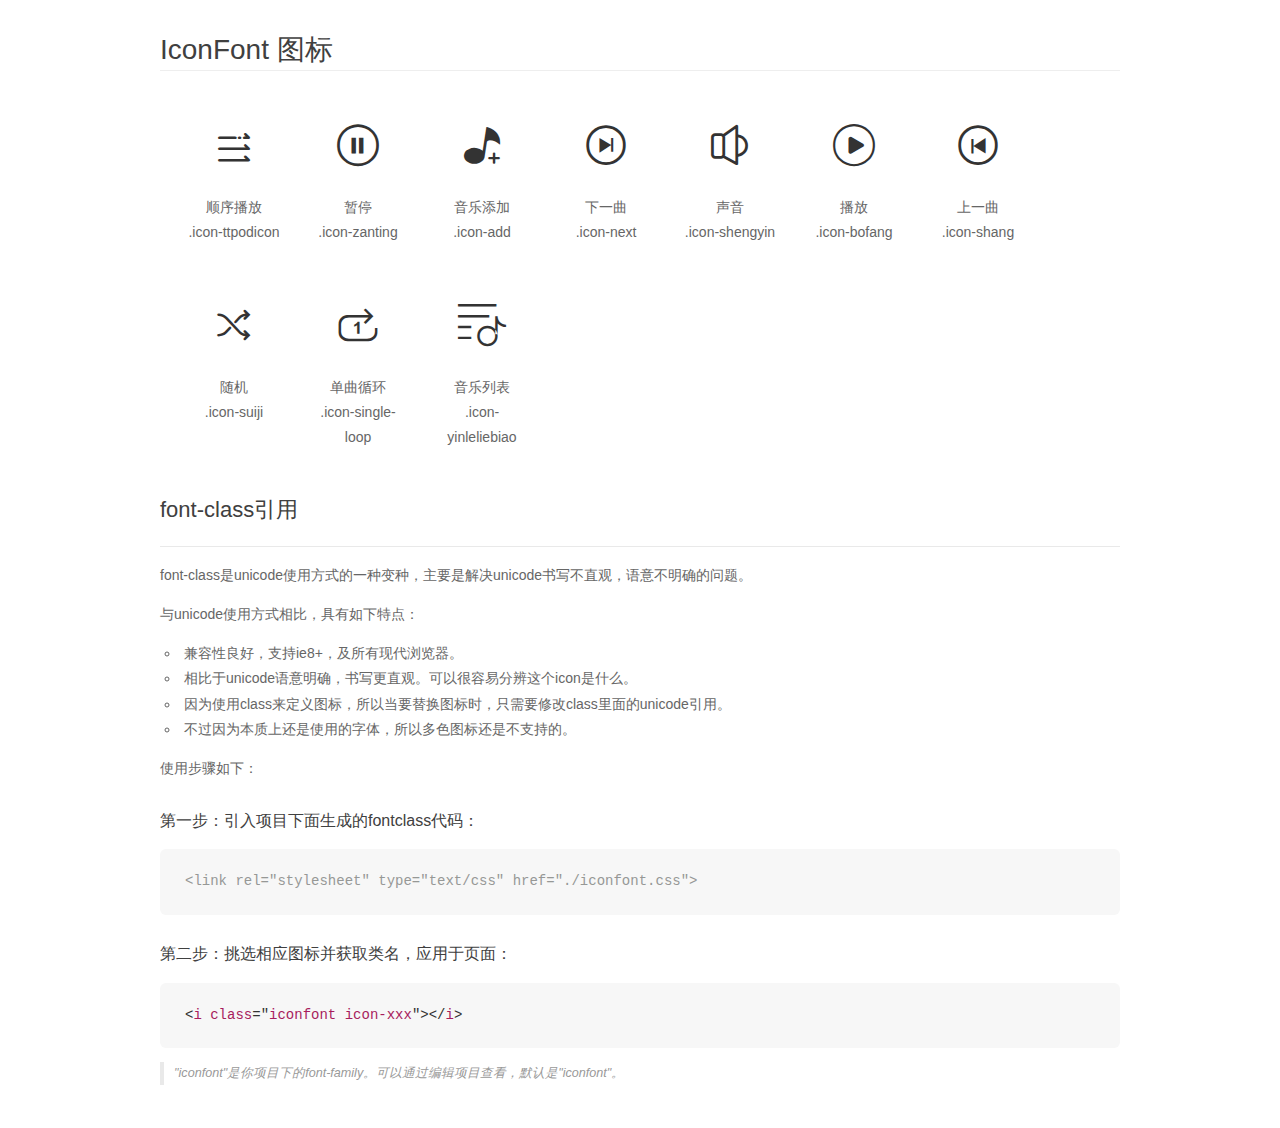
<file: 音乐播放器/font/demo_fontclass.html>
<!DOCTYPE html>
<html>
<head>
    <meta charset="utf-8"/>
    <title>IconFont</title>
    <link rel="stylesheet" href="demo.css">
    <link rel="stylesheet" href="iconfont.css">
</head>
<body>
    <div class="main markdown">
        <h1>IconFont 图标</h1>
        <ul class="icon_lists clear">
            
                <li>
                <i class="icon iconfont icon-ttpodicon"></i>
                    <div class="name">顺序播放</div>
                    <div class="fontclass">.icon-ttpodicon</div>
                </li>
            
                <li>
                <i class="icon iconfont icon-zanting"></i>
                    <div class="name">暂停</div>
                    <div class="fontclass">.icon-zanting</div>
                </li>
            
                <li>
                <i class="icon iconfont icon-add"></i>
                    <div class="name">音乐添加</div>
                    <div class="fontclass">.icon-add</div>
                </li>
            
                <li>
                <i class="icon iconfont icon-next"></i>
                    <div class="name">下一曲</div>
                    <div class="fontclass">.icon-next</div>
                </li>
            
                <li>
                <i class="icon iconfont icon-shengyin"></i>
                    <div class="name">声音</div>
                    <div class="fontclass">.icon-shengyin</div>
                </li>
            
                <li>
                <i class="icon iconfont icon-bofang"></i>
                    <div class="name">播放</div>
                    <div class="fontclass">.icon-bofang</div>
                </li>
            
                <li>
                <i class="icon iconfont icon-shang"></i>
                    <div class="name">上一曲</div>
                    <div class="fontclass">.icon-shang</div>
                </li>
            
                <li>
                <i class="icon iconfont icon-suiji"></i>
                    <div class="name">随机</div>
                    <div class="fontclass">.icon-suiji</div>
                </li>
            
                <li>
                <i class="icon iconfont icon-single-loop"></i>
                    <div class="name">单曲循环</div>
                    <div class="fontclass">.icon-single-loop</div>
                </li>
            
                <li>
                <i class="icon iconfont icon-yinleliebiao"></i>
                    <div class="name">音乐列表</div>
                    <div class="fontclass">.icon-yinleliebiao</div>
                </li>
            
        </ul>

        <h2 id="font-class-">font-class引用</h2>
        <hr>

        <p>font-class是unicode使用方式的一种变种，主要是解决unicode书写不直观，语意不明确的问题。</p>
        <p>与unicode使用方式相比，具有如下特点：</p>
        <ul>
        <li>兼容性良好，支持ie8+，及所有现代浏览器。</li>
        <li>相比于unicode语意明确，书写更直观。可以很容易分辨这个icon是什么。</li>
        <li>因为使用class来定义图标，所以当要替换图标时，只需要修改class里面的unicode引用。</li>
        <li>不过因为本质上还是使用的字体，所以多色图标还是不支持的。</li>
        </ul>
        <p>使用步骤如下：</p>
        <h3 id="-fontclass-">第一步：引入项目下面生成的fontclass代码：</h3>


        <pre><code class="lang-js hljs javascript"><span class="hljs-comment">&lt;link rel="stylesheet" type="text/css" href="./iconfont.css"&gt;</span></code></pre>
        <h3 id="-">第二步：挑选相应图标并获取类名，应用于页面：</h3>
        <pre><code class="lang-css hljs">&lt;<span class="hljs-selector-tag">i</span> <span class="hljs-selector-tag">class</span>="<span class="hljs-selector-tag">iconfont</span> <span class="hljs-selector-tag">icon-xxx</span>"&gt;&lt;/<span class="hljs-selector-tag">i</span>&gt;</code></pre>
        <blockquote>
        <p>"iconfont"是你项目下的font-family。可以通过编辑项目查看，默认是"iconfont"。</p>
        </blockquote>
    </div>
</body>
</html>
</file>
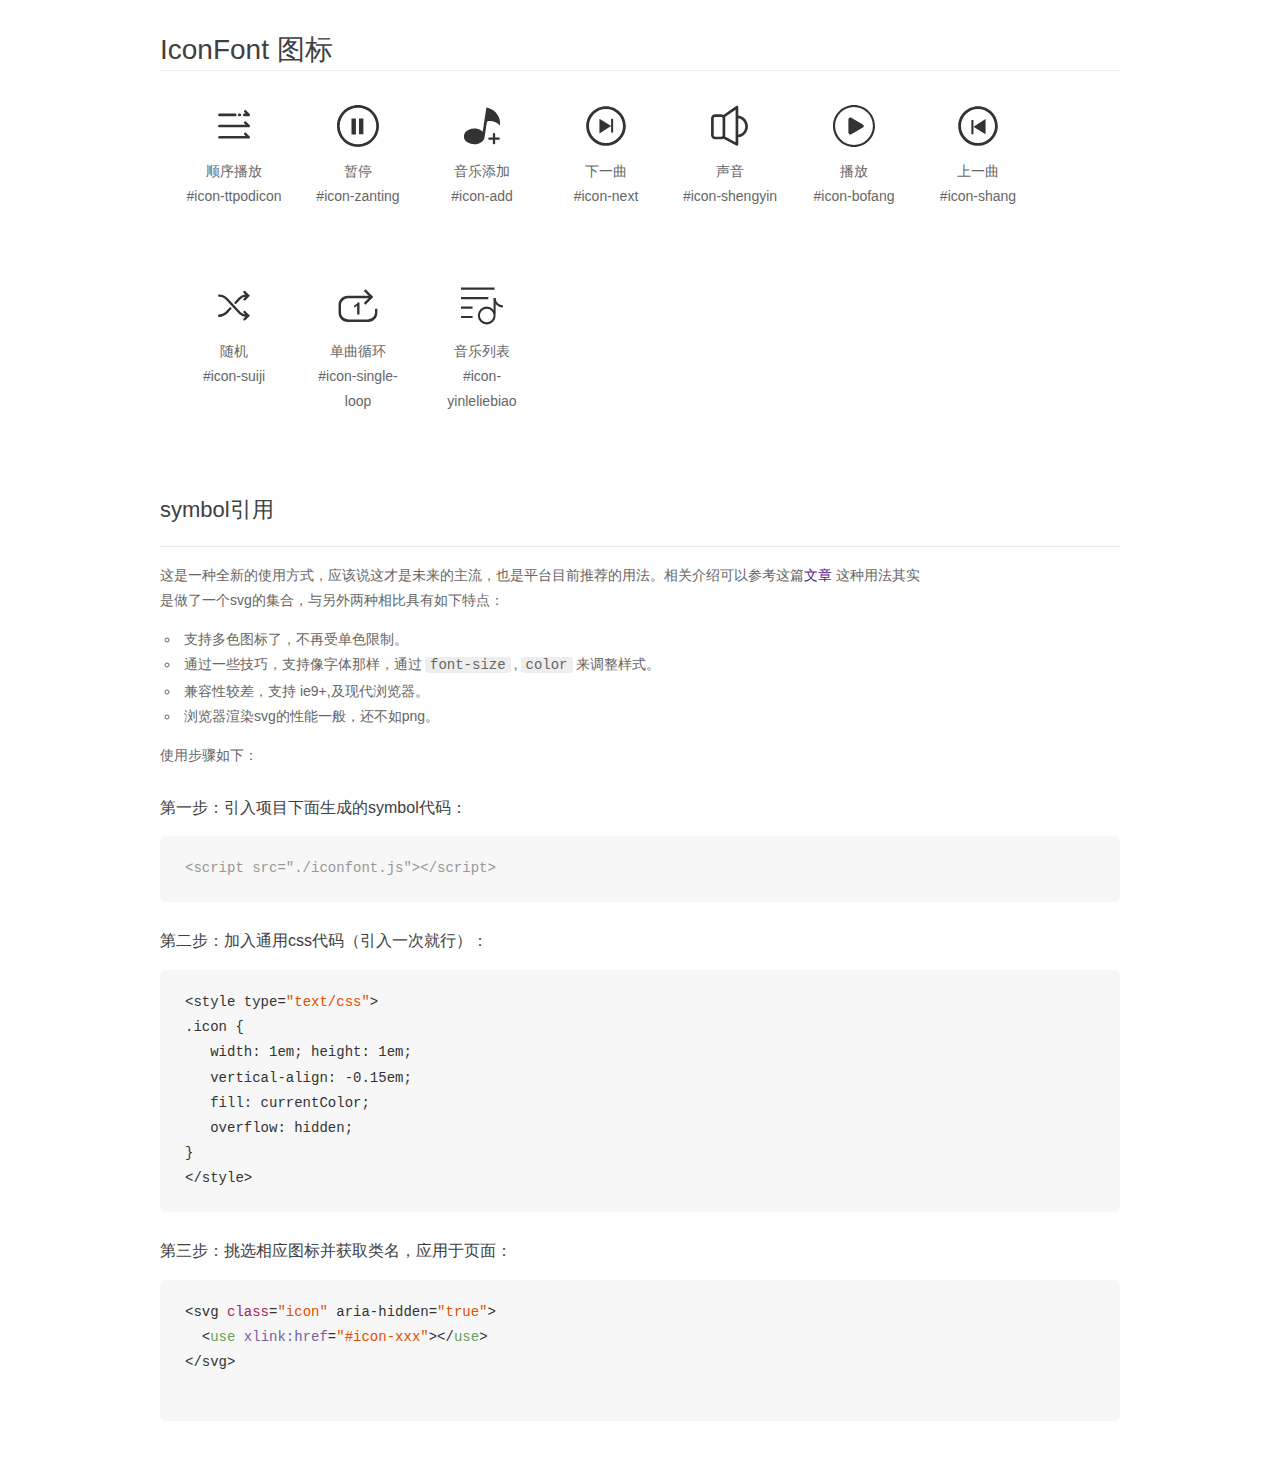
<file: 音乐播放器/font/demo_symbol.html>
<!DOCTYPE html>
<html>
<head>
    <meta charset="utf-8"/>
    <title>IconFont</title>
    <link rel="stylesheet" href="demo.css">
    <script src="iconfont.js"></script>

    <style type="text/css">
        .icon {
          /* 通过设置 font-size 来改变图标大小 */
          width: 1em; height: 1em;
          /* 图标和文字相邻时，垂直对齐 */
          vertical-align: -0.15em;
          /* 通过设置 color 来改变 SVG 的颜色/fill */
          fill: currentColor;
          /* path 和 stroke 溢出 viewBox 部分在 IE 下会显示
             normalize.css 中也包含这行 */
          overflow: hidden;
        }

    </style>
</head>
<body>
    <div class="main markdown">
        <h1>IconFont 图标</h1>
        <ul class="icon_lists clear">
            
                <li>
                    <svg class="icon" aria-hidden="true">
                        <use xlink:href="#icon-ttpodicon"></use>
                    </svg>
                    <div class="name">顺序播放</div>
                    <div class="fontclass">#icon-ttpodicon</div>
                </li>
            
                <li>
                    <svg class="icon" aria-hidden="true">
                        <use xlink:href="#icon-zanting"></use>
                    </svg>
                    <div class="name">暂停</div>
                    <div class="fontclass">#icon-zanting</div>
                </li>
            
                <li>
                    <svg class="icon" aria-hidden="true">
                        <use xlink:href="#icon-add"></use>
                    </svg>
                    <div class="name">音乐添加</div>
                    <div class="fontclass">#icon-add</div>
                </li>
            
                <li>
                    <svg class="icon" aria-hidden="true">
                        <use xlink:href="#icon-next"></use>
                    </svg>
                    <div class="name">下一曲</div>
                    <div class="fontclass">#icon-next</div>
                </li>
            
                <li>
                    <svg class="icon" aria-hidden="true">
                        <use xlink:href="#icon-shengyin"></use>
                    </svg>
                    <div class="name">声音</div>
                    <div class="fontclass">#icon-shengyin</div>
                </li>
            
                <li>
                    <svg class="icon" aria-hidden="true">
                        <use xlink:href="#icon-bofang"></use>
                    </svg>
                    <div class="name">播放</div>
                    <div class="fontclass">#icon-bofang</div>
                </li>
            
                <li>
                    <svg class="icon" aria-hidden="true">
                        <use xlink:href="#icon-shang"></use>
                    </svg>
                    <div class="name">上一曲</div>
                    <div class="fontclass">#icon-shang</div>
                </li>
            
                <li>
                    <svg class="icon" aria-hidden="true">
                        <use xlink:href="#icon-suiji"></use>
                    </svg>
                    <div class="name">随机</div>
                    <div class="fontclass">#icon-suiji</div>
                </li>
            
                <li>
                    <svg class="icon" aria-hidden="true">
                        <use xlink:href="#icon-single-loop"></use>
                    </svg>
                    <div class="name">单曲循环</div>
                    <div class="fontclass">#icon-single-loop</div>
                </li>
            
                <li>
                    <svg class="icon" aria-hidden="true">
                        <use xlink:href="#icon-yinleliebiao"></use>
                    </svg>
                    <div class="name">音乐列表</div>
                    <div class="fontclass">#icon-yinleliebiao</div>
                </li>
            
        </ul>


        <h2 id="symbol-">symbol引用</h2>
        <hr>

        <p>这是一种全新的使用方式，应该说这才是未来的主流，也是平台目前推荐的用法。相关介绍可以参考这篇<a href="">文章</a>
        这种用法其实是做了一个svg的集合，与另外两种相比具有如下特点：</p>
        <ul>
          <li>支持多色图标了，不再受单色限制。</li>
          <li>通过一些技巧，支持像字体那样，通过<code>font-size</code>,<code>color</code>来调整样式。</li>
          <li>兼容性较差，支持 ie9+,及现代浏览器。</li>
          <li>浏览器渲染svg的性能一般，还不如png。</li>
        </ul>
        <p>使用步骤如下：</p>
        <h3 id="-symbol-">第一步：引入项目下面生成的symbol代码：</h3>
        <pre><code class="lang-js hljs javascript"><span class="hljs-comment">&lt;script src="./iconfont.js"&gt;&lt;/script&gt;</span></code></pre>
        <h3 id="-css-">第二步：加入通用css代码（引入一次就行）：</h3>
        <pre><code class="lang-js hljs javascript">&lt;style type=<span class="hljs-string">"text/css"</span>&gt;
.icon {
   width: <span class="hljs-number">1</span>em; height: <span class="hljs-number">1</span>em;
   vertical-align: <span class="hljs-number">-0.15</span>em;
   fill: currentColor;
   overflow: hidden;
}
&lt;<span class="hljs-regexp">/style&gt;</span></code></pre>
        <h3 id="-">第三步：挑选相应图标并获取类名，应用于页面：</h3>
        <pre><code class="lang-js hljs javascript">&lt;svg <span class="hljs-class"><span class="hljs-keyword">class</span></span>=<span class="hljs-string">"icon"</span> aria-hidden=<span class="hljs-string">"true"</span>&gt;<span class="xml"><span class="hljs-tag">
  &lt;<span class="hljs-name">use</span> <span class="hljs-attr">xlink:href</span>=<span class="hljs-string">"#icon-xxx"</span>&gt;</span><span class="hljs-tag">&lt;/<span class="hljs-name">use</span>&gt;</span>
</span>&lt;<span class="hljs-regexp">/svg&gt;
        </span></code></pre>
    </div>
</body>
</html>
</file>
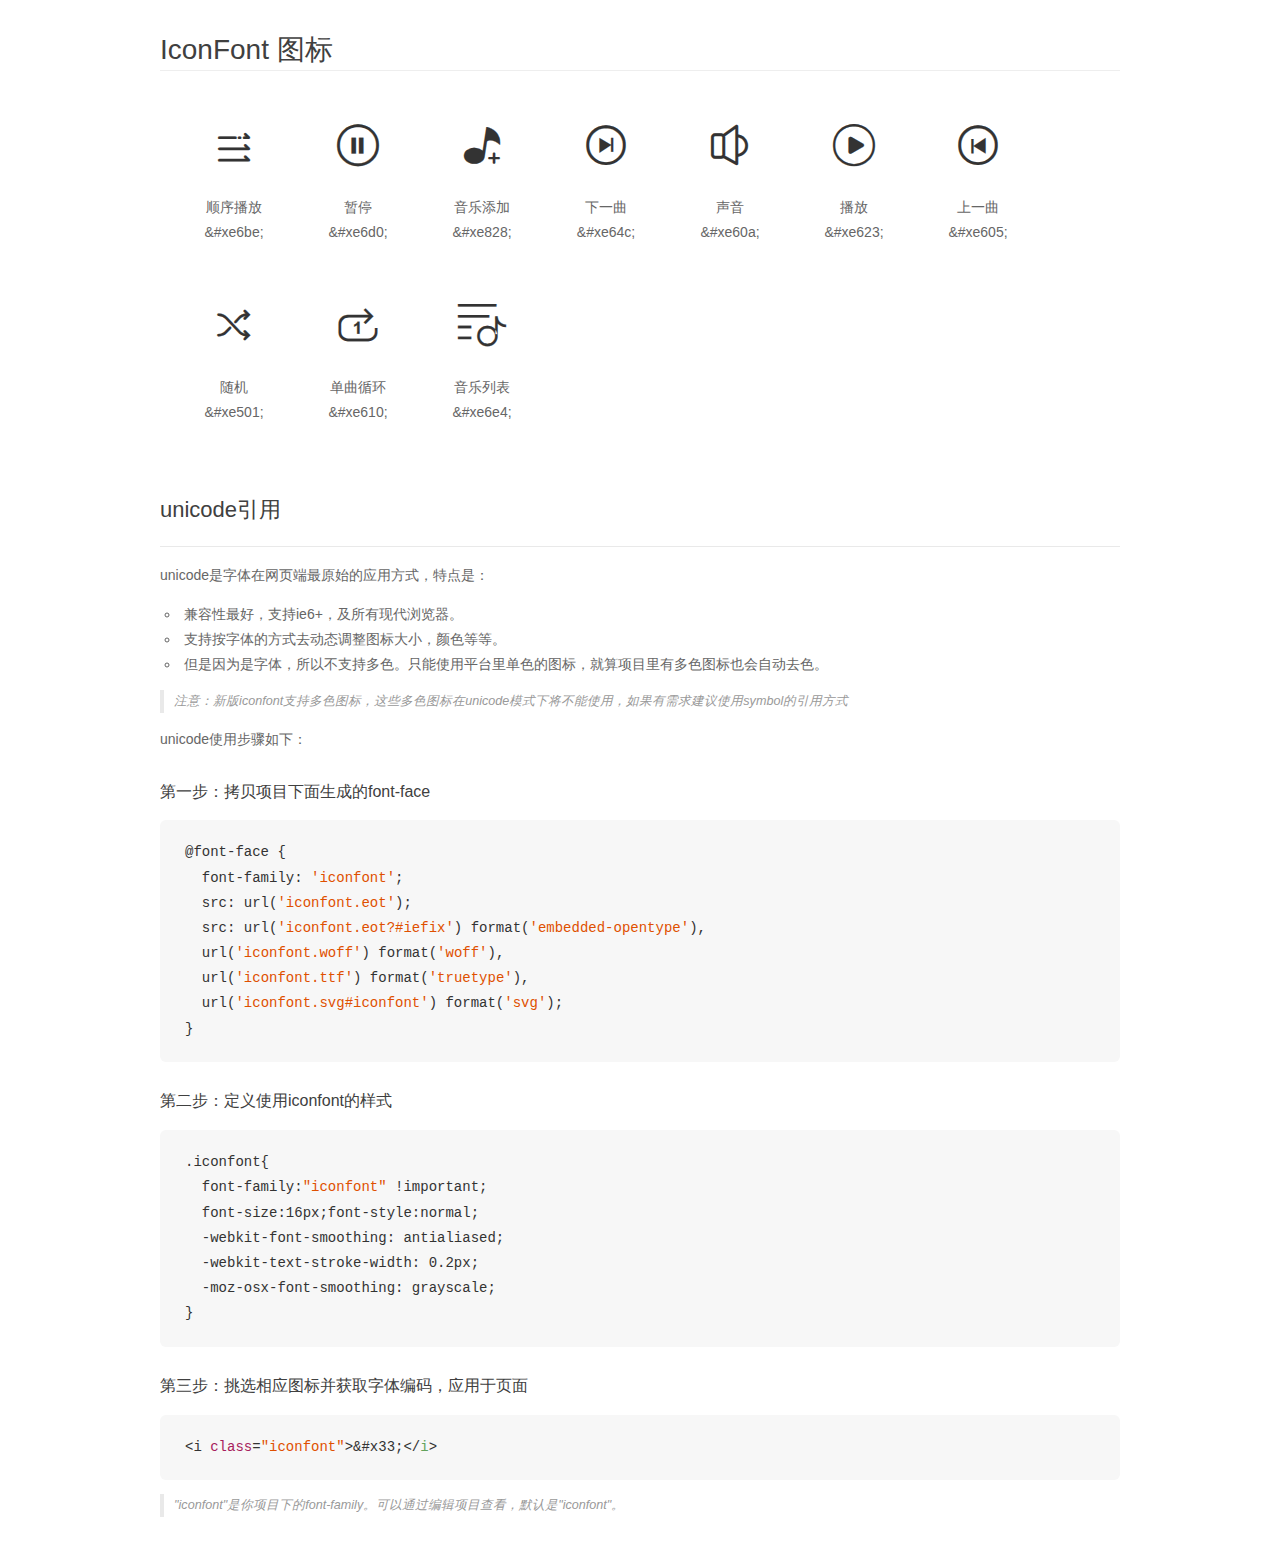
<file: 音乐播放器/font/demo_unicode.html>
<!DOCTYPE html>
<html>
<head>
    <meta charset="utf-8"/>
    <title>IconFont</title>
    <link rel="stylesheet" href="demo.css">

    <style type="text/css">

        @font-face {font-family: "iconfont";
          src: url('iconfont.eot'); /* IE9*/
          src: url('iconfont.eot#iefix') format('embedded-opentype'), /* IE6-IE8 */
          url('iconfont.woff') format('woff'), /* chrome, firefox */
          url('iconfont.ttf') format('truetype'), /* chrome, firefox, opera, Safari, Android, iOS 4.2+*/
          url('iconfont.svg#iconfont') format('svg'); /* iOS 4.1- */
        }

        .iconfont {
          font-family:"iconfont" !important;
          font-size:16px;
          font-style:normal;
          -webkit-font-smoothing: antialiased;
          -webkit-text-stroke-width: 0.2px;
          -moz-osx-font-smoothing: grayscale;
        }

    </style>
</head>
<body>
    <div class="main markdown">
        <h1>IconFont 图标</h1>
        <ul class="icon_lists clear">
            
                <li>
                <i class="icon iconfont">&#xe6be;</i>
                    <div class="name">顺序播放</div>
                    <div class="code">&amp;#xe6be;</div>
                </li>
            
                <li>
                <i class="icon iconfont">&#xe6d0;</i>
                    <div class="name">暂停</div>
                    <div class="code">&amp;#xe6d0;</div>
                </li>
            
                <li>
                <i class="icon iconfont">&#xe828;</i>
                    <div class="name">音乐添加</div>
                    <div class="code">&amp;#xe828;</div>
                </li>
            
                <li>
                <i class="icon iconfont">&#xe64c;</i>
                    <div class="name">下一曲</div>
                    <div class="code">&amp;#xe64c;</div>
                </li>
            
                <li>
                <i class="icon iconfont">&#xe60a;</i>
                    <div class="name">声音</div>
                    <div class="code">&amp;#xe60a;</div>
                </li>
            
                <li>
                <i class="icon iconfont">&#xe623;</i>
                    <div class="name">播放</div>
                    <div class="code">&amp;#xe623;</div>
                </li>
            
                <li>
                <i class="icon iconfont">&#xe605;</i>
                    <div class="name">上一曲</div>
                    <div class="code">&amp;#xe605;</div>
                </li>
            
                <li>
                <i class="icon iconfont">&#xe501;</i>
                    <div class="name">随机</div>
                    <div class="code">&amp;#xe501;</div>
                </li>
            
                <li>
                <i class="icon iconfont">&#xe610;</i>
                    <div class="name">单曲循环</div>
                    <div class="code">&amp;#xe610;</div>
                </li>
            
                <li>
                <i class="icon iconfont">&#xe6e4;</i>
                    <div class="name">音乐列表</div>
                    <div class="code">&amp;#xe6e4;</div>
                </li>
            
        </ul>
        <h2 id="unicode-">unicode引用</h2>
        <hr>

        <p>unicode是字体在网页端最原始的应用方式，特点是：</p>
        <ul>
        <li>兼容性最好，支持ie6+，及所有现代浏览器。</li>
        <li>支持按字体的方式去动态调整图标大小，颜色等等。</li>
        <li>但是因为是字体，所以不支持多色。只能使用平台里单色的图标，就算项目里有多色图标也会自动去色。</li>
        </ul>
        <blockquote>
        <p>注意：新版iconfont支持多色图标，这些多色图标在unicode模式下将不能使用，如果有需求建议使用symbol的引用方式</p>
        </blockquote>
        <p>unicode使用步骤如下：</p>
        <h3 id="-font-face">第一步：拷贝项目下面生成的font-face</h3>
        <pre><code class="lang-js hljs javascript">@font-face {
  font-family: <span class="hljs-string">'iconfont'</span>;
  src: url(<span class="hljs-string">'iconfont.eot'</span>);
  src: url(<span class="hljs-string">'iconfont.eot?#iefix'</span>) format(<span class="hljs-string">'embedded-opentype'</span>),
  url(<span class="hljs-string">'iconfont.woff'</span>) format(<span class="hljs-string">'woff'</span>),
  url(<span class="hljs-string">'iconfont.ttf'</span>) format(<span class="hljs-string">'truetype'</span>),
  url(<span class="hljs-string">'iconfont.svg#iconfont'</span>) format(<span class="hljs-string">'svg'</span>);
}
</code></pre>
        <h3 id="-iconfont-">第二步：定义使用iconfont的样式</h3>
        <pre><code class="lang-js hljs javascript">.iconfont{
  font-family:<span class="hljs-string">"iconfont"</span> !important;
  font-size:<span class="hljs-number">16</span>px;font-style:normal;
  -webkit-font-smoothing: antialiased;
  -webkit-text-stroke-width: <span class="hljs-number">0.2</span>px;
  -moz-osx-font-smoothing: grayscale;
}
</code></pre>
        <h3 id="-">第三步：挑选相应图标并获取字体编码，应用于页面</h3>
        <pre><code class="lang-js hljs javascript">&lt;i <span class="hljs-class"><span class="hljs-keyword">class</span></span>=<span class="hljs-string">"iconfont"</span>&gt;&amp;#x33;<span class="xml"><span class="hljs-tag">&lt;/<span class="hljs-name">i</span>&gt;</span></span></code></pre>

        <blockquote>
        <p>"iconfont"是你项目下的font-family。可以通过编辑项目查看，默认是"iconfont"。</p>
        </blockquote>
    </div>


</body>
</html>
</file>
<file: 音乐播放器/font/iconfont.css>
@font-face {font-family: "iconfont";
  src: url('iconfont.eot?t=1507182786159'); /* IE9*/
  src: url('iconfont.eot?t=1507182786159#iefix') format('embedded-opentype'), /* IE6-IE8 */
  url('[data-uri]') format('woff'),
  url('iconfont.ttf?t=1507182786159') format('truetype'), /* chrome, firefox, opera, Safari, Android, iOS 4.2+*/
  url('iconfont.svg?t=1507182786159#iconfont') format('svg'); /* iOS 4.1- */
}

.iconfont {
  font-family:"iconfont" !important;
  font-size:16px;
  font-style:normal;
  -webkit-font-smoothing: antialiased;
  -moz-osx-font-smoothing: grayscale;
}

.icon-ttpodicon:before { content: "\e6be"; }

.icon-zanting:before { content: "\e6d0"; }

.icon-add:before { content: "\e828"; }

.icon-next:before { content: "\e64c"; }

.icon-shengyin:before { content: "\e60a"; }

.icon-bofang:before { content: "\e623"; }

.icon-shang:before { content: "\e605"; }

.icon-suiji:before { content: "\e501"; }

.icon-single-loop:before { content: "\e610"; }

.icon-yinleliebiao:before { content: "\e6e4"; }
</file>
<file: 音乐播放器/font/demo.css>
*{margin: 0;padding: 0;list-style: none;}
/*
KISSY CSS Reset
理念：1. reset 的目的不是清除浏览器的默认样式，这仅是部分工作。清除和重置是紧密不可分的。
2. reset 的目的不是让默认样式在所有浏览器下一致，而是减少默认样式有可能带来的问题。
3. reset 期望提供一套普适通用的基础样式。但没有银弹，推荐根据具体需求，裁剪和修改后再使用。
特色：1. 适应中文；2. 基于最新主流浏览器。
维护：玉伯<lifesinger@gmail.com>, 正淳<ragecarrier@gmail.com>
 */

/** 清除内外边距 **/
body, h1, h2, h3, h4, h5, h6, hr, p, blockquote, /* structural elements 结构元素 */
dl, dt, dd, ul, ol, li, /* list elements 列表元素 */
pre, /* text formatting elements 文本格式元素 */
form, fieldset, legend, button, input, textarea, /* form elements 表单元素 */
th, td /* table elements 表格元素 */ {
  margin: 0;
  padding: 0;
}

/** 设置默认字体 **/
body,
button, input, select, textarea /* for ie */ {
  font: 12px/1.5 tahoma, arial, \5b8b\4f53, sans-serif;
}
h1, h2, h3, h4, h5, h6 { font-size: 100%; }
address, cite, dfn, em, var { font-style: normal; } /* 将斜体扶正 */
code, kbd, pre, samp { font-family: courier new, courier, monospace; } /* 统一等宽字体 */
small { font-size: 12px; } /* 小于 12px 的中文很难阅读，让 small 正常化 */

/** 重置列表元素 **/
ul, ol { list-style: none; }

/** 重置文本格式元素 **/
a { text-decoration: none; }
a:hover { text-decoration: underline; }


/** 重置表单元素 **/
legend { color: #000; } /* for ie6 */
fieldset, img { border: 0; } /* img 搭车：让链接里的 img 无边框 */
button, input, select, textarea { font-size: 100%; } /* 使得表单元素在 ie 下能继承字体大小 */
/* 注：optgroup 无法扶正 */

/** 重置表格元素 **/
table { border-collapse: collapse; border-spacing: 0; }

/* 清除浮动 */
.ks-clear:after, .clear:after {
  content: '\20';
  display: block;
  height: 0;
  clear: both;
}
.ks-clear, .clear {
  *zoom: 1;
}

.main {
  padding: 30px 100px;
width: 960px;
margin: 0 auto;
}
.main h1{font-size:36px; color:#333; text-align:left;margin-bottom:30px; border-bottom: 1px solid #eee;}

.helps{margin-top:40px;}
.helps pre{
  padding:20px;
  margin:10px 0;
  border:solid 1px #e7e1cd;
  background-color: #fffdef;
  overflow: auto;
}

.icon_lists{
  width: 100% !important;

}

.icon_lists li{
  float:left;
  width: 100px;
  height:180px;
  text-align: center;
  list-style: none !important;
}
.icon_lists .icon{
  font-size: 42px;
  line-height: 100px;
  margin: 10px 0;
  color:#333;
  -webkit-transition: font-size 0.25s ease-out 0s;
  -moz-transition: font-size 0.25s ease-out 0s;
  transition: font-size 0.25s ease-out 0s;

}
.icon_lists .icon:hover{
  font-size: 100px;
}



.markdown {
  color: #666;
  font-size: 14px;
  line-height: 1.8;
}

.highlight {
  line-height: 1.5;
}

.markdown img {
  vertical-align: middle;
  max-width: 100%;
}

.markdown h1 {
  color: #404040;
  font-weight: 500;
  line-height: 40px;
  margin-bottom: 24px;
}

.markdown h2,
.markdown h3,
.markdown h4,
.markdown h5,
.markdown h6 {
  color: #404040;
  margin: 1.6em 0 0.6em 0;
  font-weight: 500;
  clear: both;
}

.markdown h1 {
  font-size: 28px;
}

.markdown h2 {
  font-size: 22px;
}

.markdown h3 {
  font-size: 16px;
}

.markdown h4 {
  font-size: 14px;
}

.markdown h5 {
  font-size: 12px;
}

.markdown h6 {
  font-size: 12px;
}

.markdown hr {
  height: 1px;
  border: 0;
  background: #e9e9e9;
  margin: 16px 0;
  clear: both;
}

.markdown p,
.markdown pre {
  margin: 1em 0;
}

.markdown > p,
.markdown > blockquote,
.markdown > .highlight,
.markdown > ol,
.markdown > ul {
  width: 80%;
}

.markdown ul > li {
  list-style: circle;
}

.markdown > ul li,
.markdown blockquote ul > li {
  margin-left: 20px;
  padding-left: 4px;
}

.markdown > ul li p,
.markdown > ol li p {
  margin: 0.6em 0;
}

.markdown ol > li {
  list-style: decimal;
}

.markdown > ol li,
.markdown blockquote ol > li {
  margin-left: 20px;
  padding-left: 4px;
}

.markdown code {
  margin: 0 3px;
  padding: 0 5px;
  background: #eee;
  border-radius: 3px;
}

.markdown pre {
  border-radius: 6px;
  background: #f7f7f7;
  padding: 20px;
}

.markdown pre code {
  border: none;
  background: #f7f7f7;
  margin: 0;
}

.markdown strong,
.markdown b {
  font-weight: 600;
}

.markdown > table {
  border-collapse: collapse;
  border-spacing: 0px;
  empty-cells: show;
  border: 1px solid #e9e9e9;
  width: 95%;
  margin-bottom: 24px;
}

.markdown > table th {
  white-space: nowrap;
  color: #333;
  font-weight: 600;

}

.markdown > table th,
.markdown > table td {
  border: 1px solid #e9e9e9;
  padding: 8px 16px;
  text-align: left;
}

.markdown > table th {
  background: #F7F7F7;
}

.markdown blockquote {
  font-size: 90%;
  color: #999;
  border-left: 4px solid #e9e9e9;
  padding-left: 0.8em;
  margin: 1em 0;
  font-style: italic;
}

.markdown blockquote p {
  margin: 0;
}

.markdown .anchor {
  opacity: 0;
  transition: opacity 0.3s ease;
  margin-left: 8px;
}

.markdown .waiting {
  color: #ccc;
}

.markdown h1:hover .anchor,
.markdown h2:hover .anchor,
.markdown h3:hover .anchor,
.markdown h4:hover .anchor,
.markdown h5:hover .anchor,
.markdown h6:hover .anchor {
  opacity: 1;
  display: inline-block;
}

.markdown > br,
.markdown > p > br {
  clear: both;
}


.hljs {
  display: block;
  background: white;
  padding: 0.5em;
  color: #333333;
  overflow-x: auto;
}

.hljs-comment,
.hljs-meta {
  color: #969896;
}

.hljs-string,
.hljs-variable,
.hljs-template-variable,
.hljs-strong,
.hljs-emphasis,
.hljs-quote {
  color: #df5000;
}

.hljs-keyword,
.hljs-selector-tag,
.hljs-type {
  color: #a71d5d;
}

.hljs-literal,
.hljs-symbol,
.hljs-bullet,
.hljs-attribute {
  color: #0086b3;
}

.hljs-section,
.hljs-name {
  color: #63a35c;
}

.hljs-tag {
  color: #333333;
}

.hljs-title,
.hljs-attr,
.hljs-selector-id,
.hljs-selector-class,
.hljs-selector-attr,
.hljs-selector-pseudo {
  color: #795da3;
}

.hljs-addition {
  color: #55a532;
  background-color: #eaffea;
}

.hljs-deletion {
  color: #bd2c00;
  background-color: #ffecec;
}

.hljs-link {
  text-decoration: underline;
}

pre{
  background: #fff;
}
</file>
